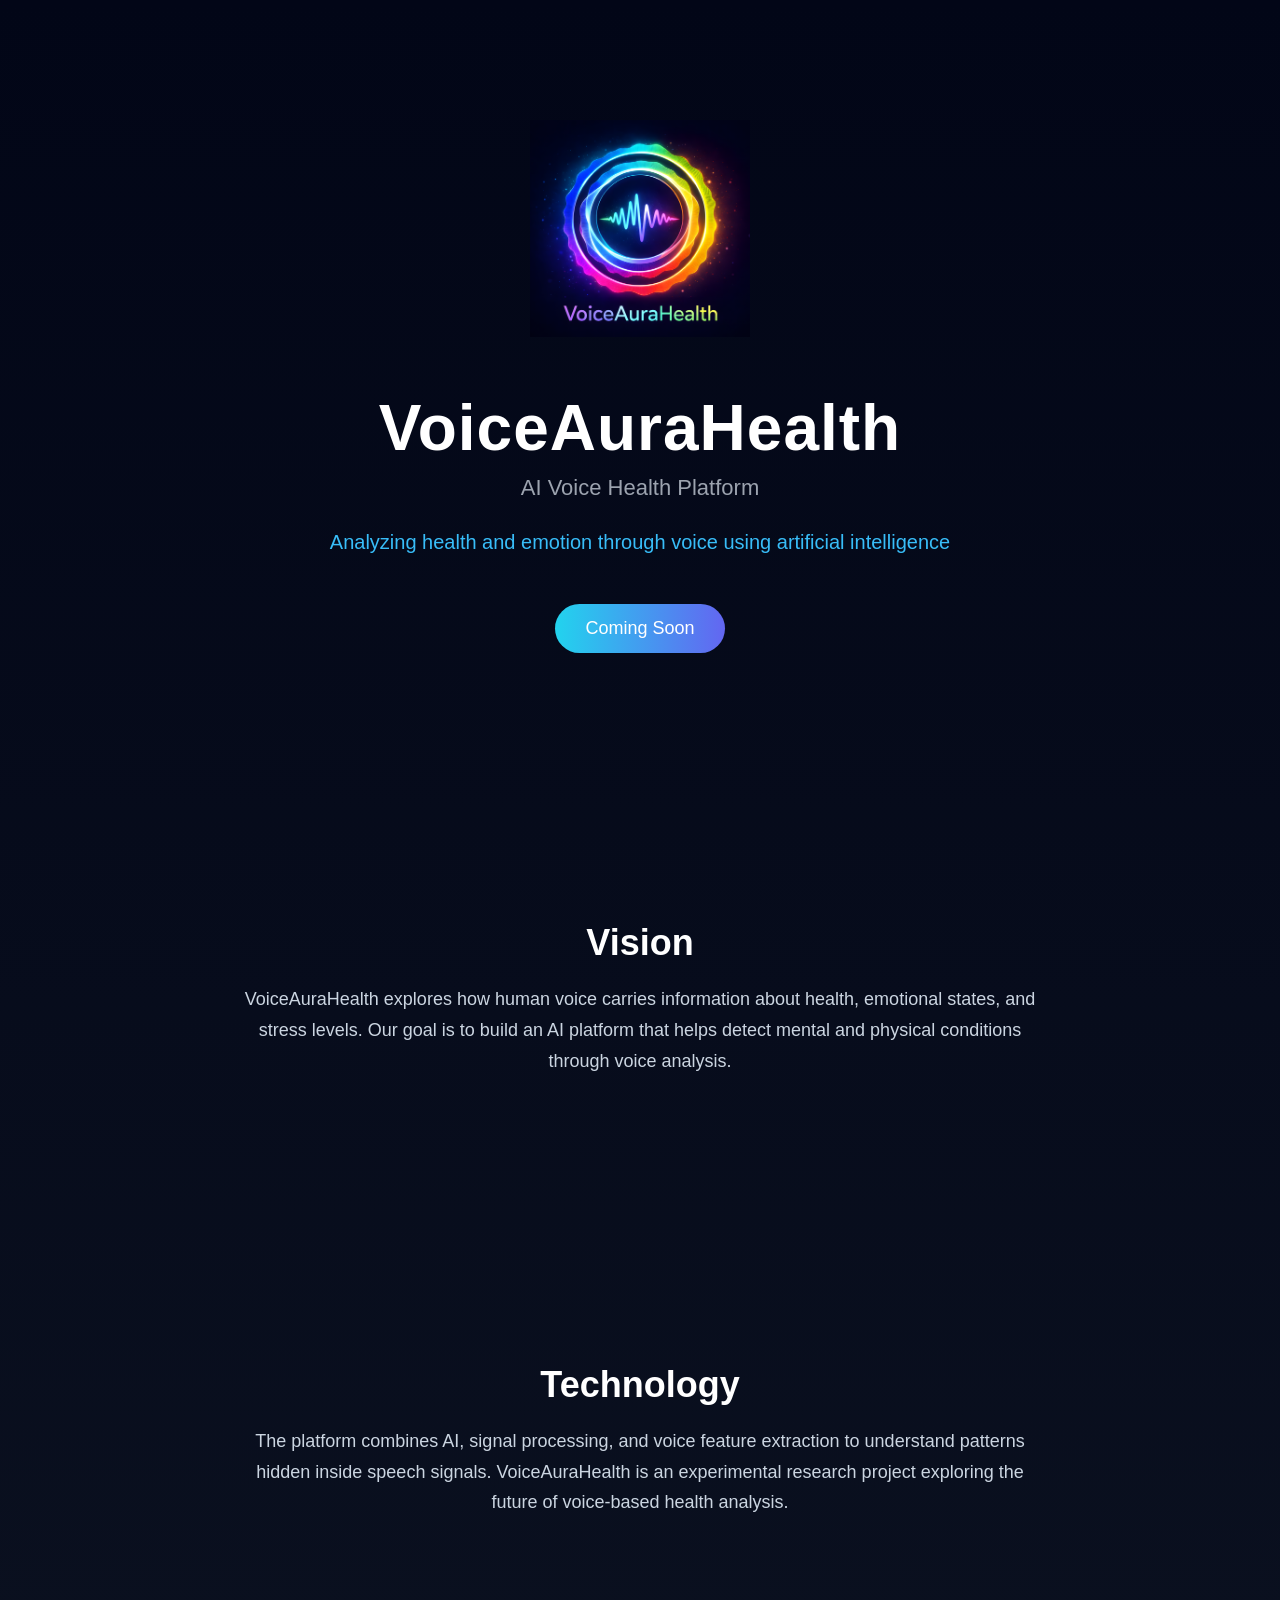
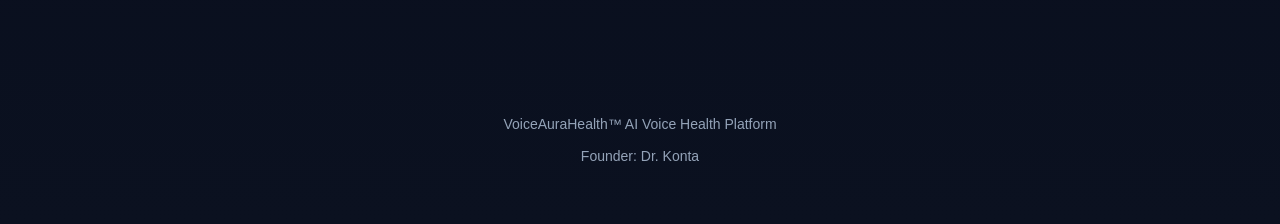
<file: index.html>
<!DOCTYPE html>
<html lang="en">
<head>
<meta charset="UTF-8">
<meta name="viewport" content="width=device-width, initial-scale=1">

<title>VoiceAuraHealth</title>

<style>

body{
margin:0;
font-family:Arial, Helvetica, sans-serif;
background:linear-gradient(180deg,#020617,#0b1120);
color:white;
text-align:center;
}

.container{
padding-top:120px;
padding-bottom:120px;
}

.logo{
width:220px;
margin-bottom:40px;
}

h1{
font-size:64px;
margin:10px 0;
letter-spacing:1px;
}

.subtitle{
font-size:22px;
color:#9ca3af;
margin-bottom:30px;
}

.tagline{
font-size:20px;
color:#38bdf8;
margin-bottom:50px;
}

.button{
display:inline-block;
padding:14px 30px;
border-radius:40px;
background:linear-gradient(90deg,#22d3ee,#6366f1);
color:white;
text-decoration:none;
font-size:18px;
transition:0.3s;
}

.button:hover{
transform:scale(1.05);
}

.section{
max-width:800px;
margin:auto;
padding:120px 20px;
}

.section h2{
font-size:36px;
margin-bottom:20px;
}

.section p{
font-size:18px;
line-height:1.7;
color:#cbd5e1;
}

footer{
padding:60px;
color:#94a3b8;
font-size:14px;
}

</style>

</head>

<body>

<div class="container">

<img src="../static/main_logo2.png" class="logo">

<h1>VoiceAuraHealth</h1>

<div class="subtitle">
AI Voice Health Platform
</div>

<div class="tagline">
Analyzing health and emotion through voice using artificial intelligence
</div>

<div class="button disabled">
Coming Soon
</div>
  
</div>

<div class="section">

<h2>Vision</h2>

<p>
VoiceAuraHealth explores how human voice carries information about
health, emotional states, and stress levels.
Our goal is to build an AI platform that helps detect
mental and physical conditions through voice analysis.
</p>

</div>


<div class="section">

<h2>Technology</h2>

<p>
The platform combines AI, signal processing,
and voice feature extraction to understand patterns
hidden inside speech signals.
VoiceAuraHealth is an experimental research project
exploring the future of voice-based health analysis.
</p>

</div>


<footer>

VoiceAuraHealth™  
AI Voice Health Platform

<br><br>

Founder: Dr. Konta

</footer>

</body>
</html>
</file>
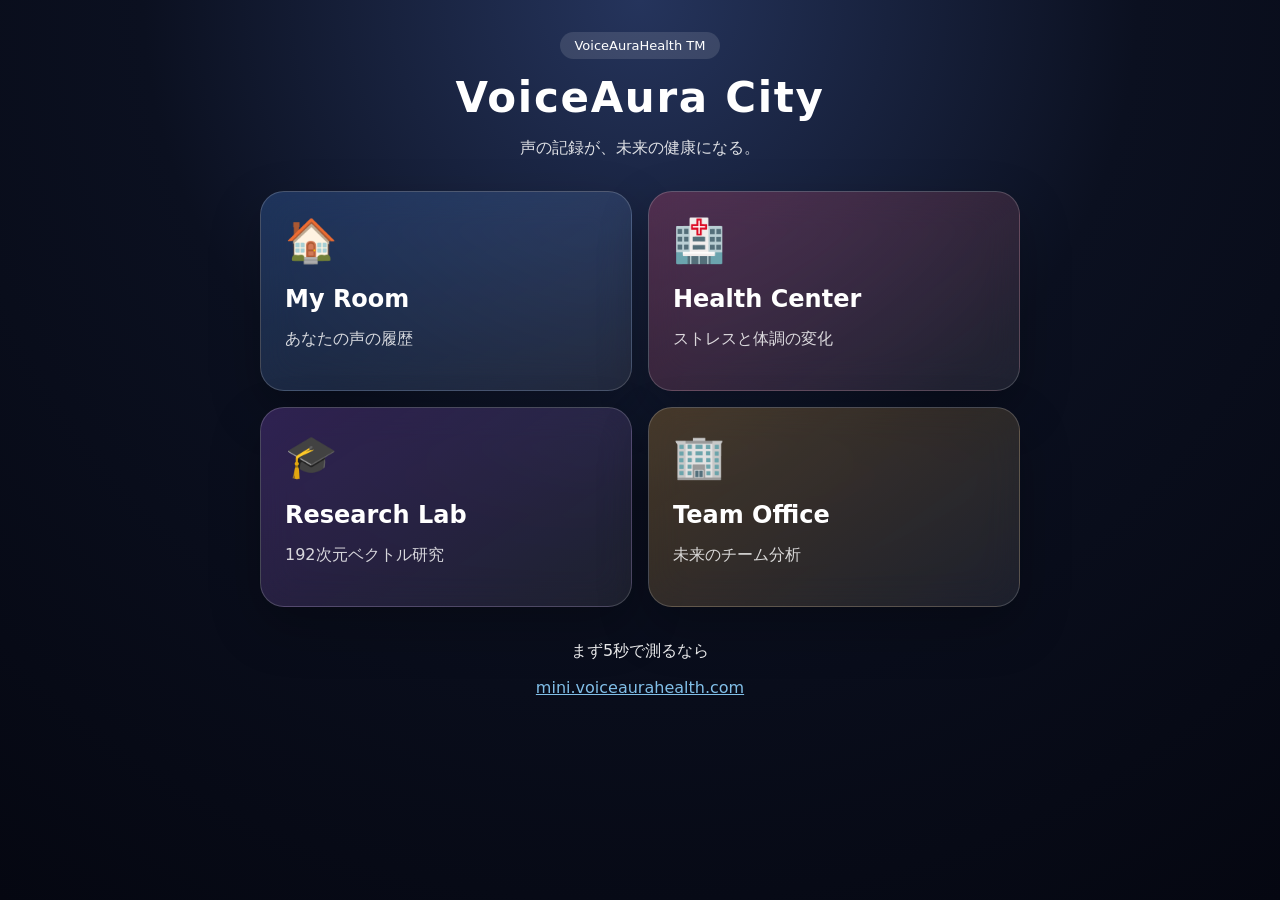
<file: templates/index.html>
<!DOCTYPE html>
<html lang="ja">
<head>
  <meta charset="UTF-8">
  <title>VoiceAura City</title>
  <meta name="viewport" content="width=device-width, initial-scale=1.0">
  <link rel="stylesheet" href="/static/css/city.css">
</head>

<body>

<div class="city-shell">

  <header class="city-hero">
    <div class="badge">VoiceAuraHealth TM</div>
    <h1>VoiceAura City</h1>
    <p>声の記録が、未来の健康になる。</p>
  </header>

  <main class="city-grid">

    <a class="city-card room" href="/room">
      <div class="icon">🏠</div>
      <h2>My Room</h2>
      <p>あなたの声の履歴</p>
    </a>

    <a class="city-card health" href="/health">
      <div class="icon">🏥</div>
      <h2>Health Center</h2>
      <p>ストレスと体調の変化</p>
    </a>

    <a class="city-card lab" href="/lab">
      <div class="icon">🎓</div>
      <h2>Research Lab</h2>
      <p>192次元ベクトル研究</p>
    </a>

    <a class="city-card team" href="/team">
      <div class="icon">🏢</div>
      <h2>Team Office</h2>
      <p>未来のチーム分析</p>
    </a>

  </main>

  <section class="mini-link">
    <p>まず5秒で測るなら</p>
    <a href="https://mini.voiceaurahealth.com">mini.voiceaurahealth.com</a>
  </section>

</div>

</body>
</html>
</file>
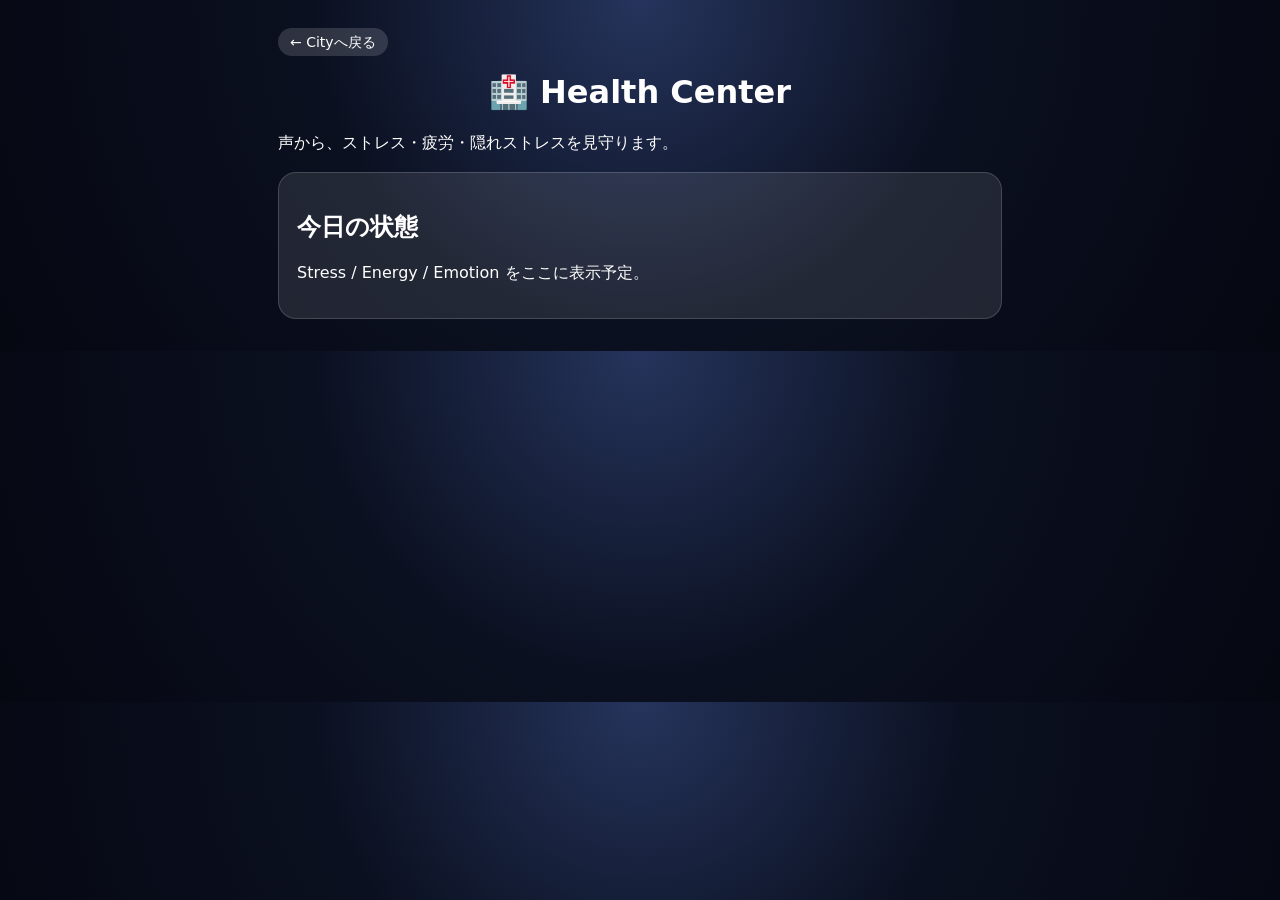
<file: templates/health.html>
<!DOCTYPE html>
<html lang="ja">
<head>
  <meta charset="UTF-8">
  <title>Health Center | VoiceAura City</title>
  <link rel="stylesheet" href="/static/css/city.css">
</head>
<body>

<div class="page">
  <a href="/" class="back-city">← Cityへ戻る</a>

  <h1>🏥 Health Center</h1>
  <p>声から、ストレス・疲労・隠れストレスを見守ります。</p>

  <div class="panel">
    <h2>今日の状態</h2>
    <p>Stress / Energy / Emotion をここに表示予定。</p>
  </div>
</div>

</body>
</html>
</file>
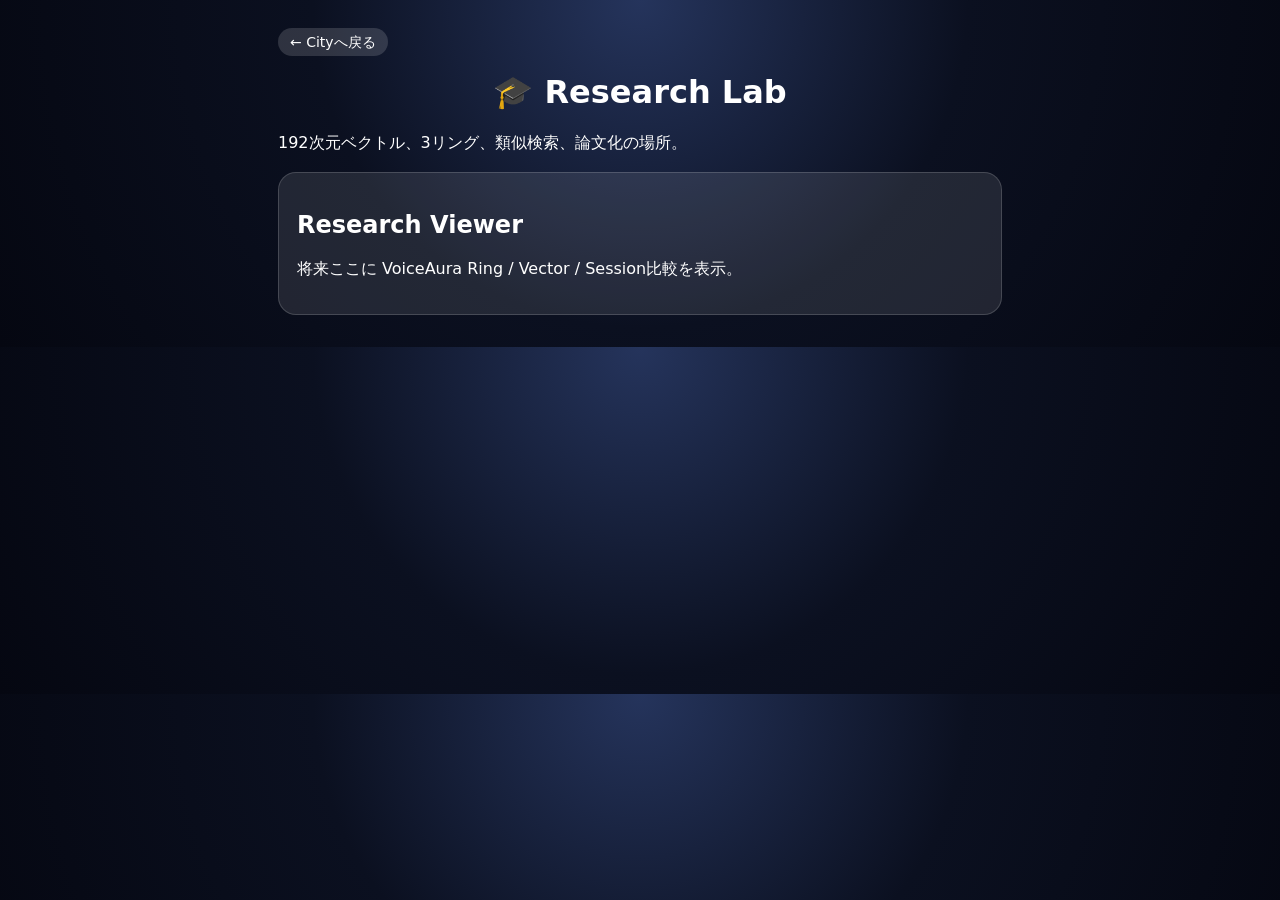
<file: templates/lab.html>
<!DOCTYPE html>
<html lang="ja">
<head>
  <meta charset="UTF-8">
  <title>Research Lab | VoiceAura City</title>
  <link rel="stylesheet" href="/static/css/city.css">
</head>
<body>

<div class="page">
  <a href="/" class="back-city">← Cityへ戻る</a>

  <h1>🎓 Research Lab</h1>
  <p>192次元ベクトル、3リング、類似検索、論文化の場所。</p>

  <div class="panel">
    <h2>Research Viewer</h2>
    <p>将来ここに VoiceAura Ring / Vector / Session比較を表示。</p>
  </div>
</div>

</body>
</html>
</file>
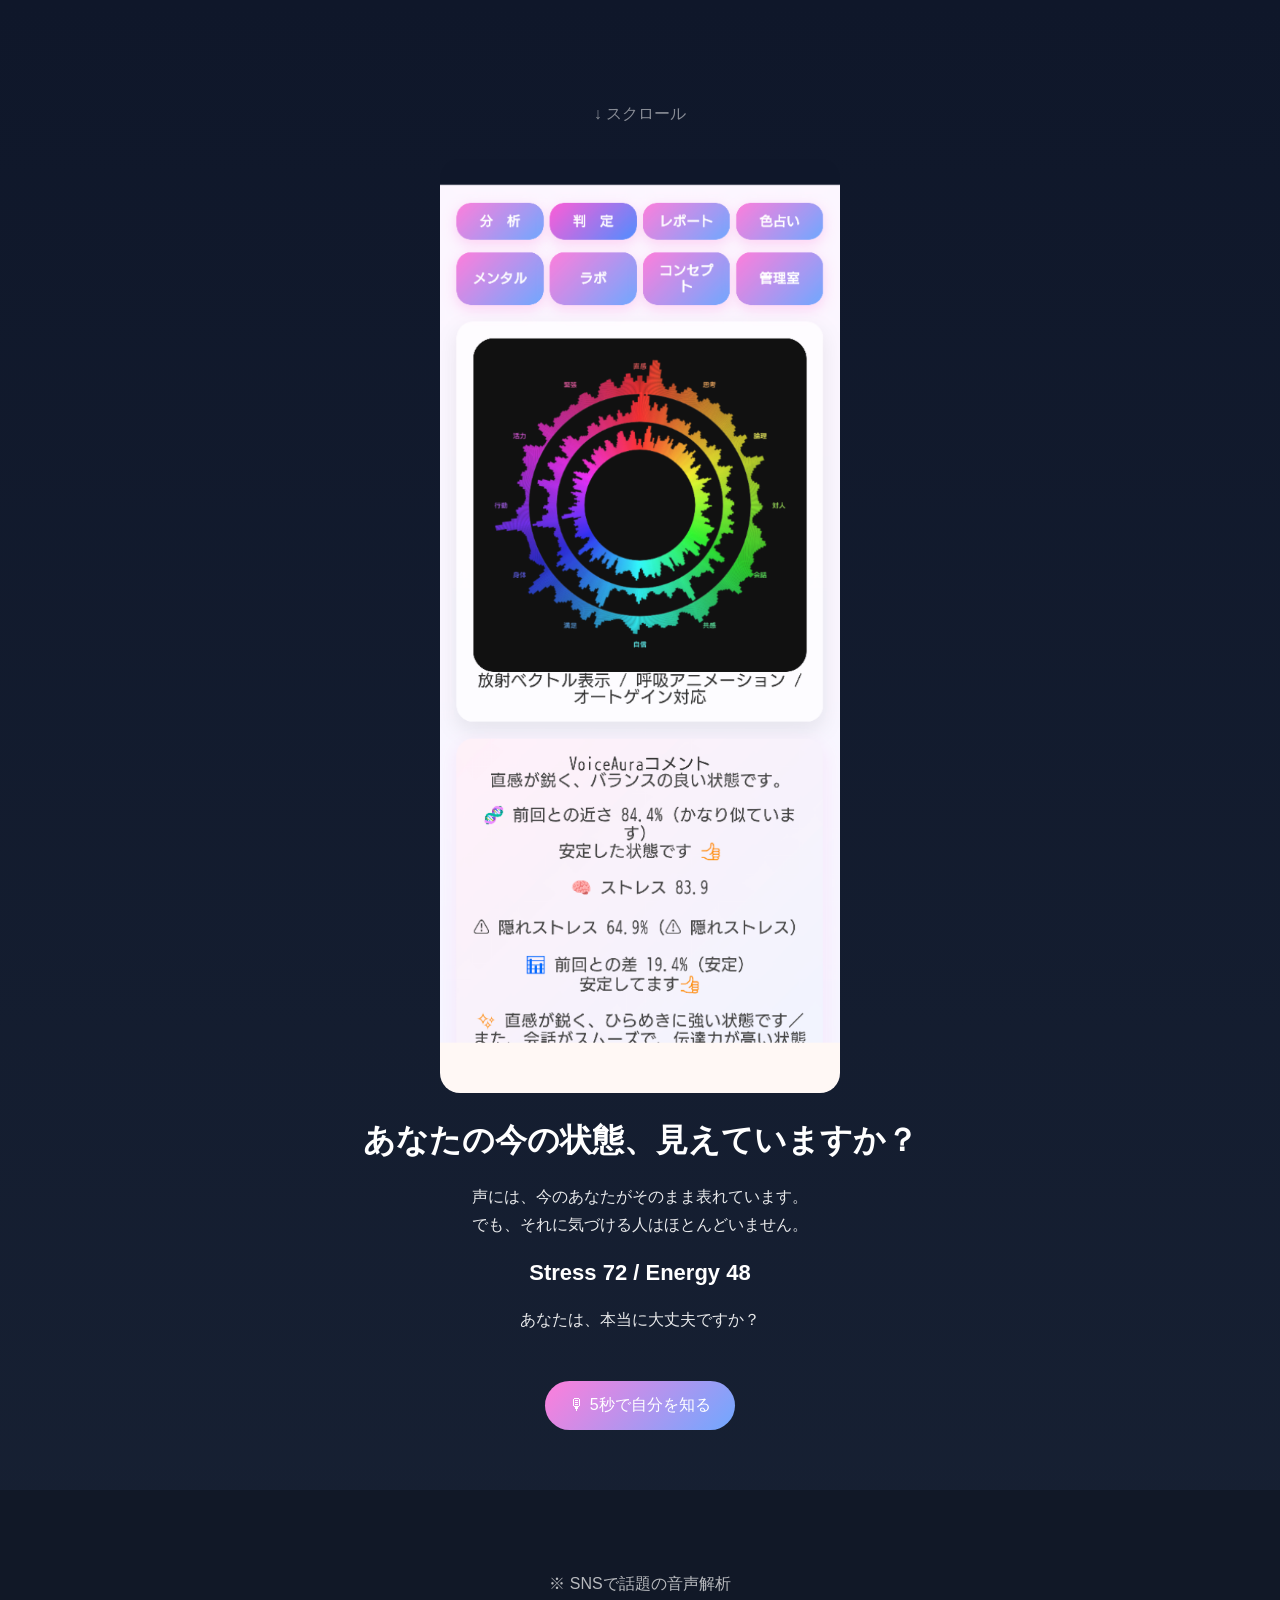
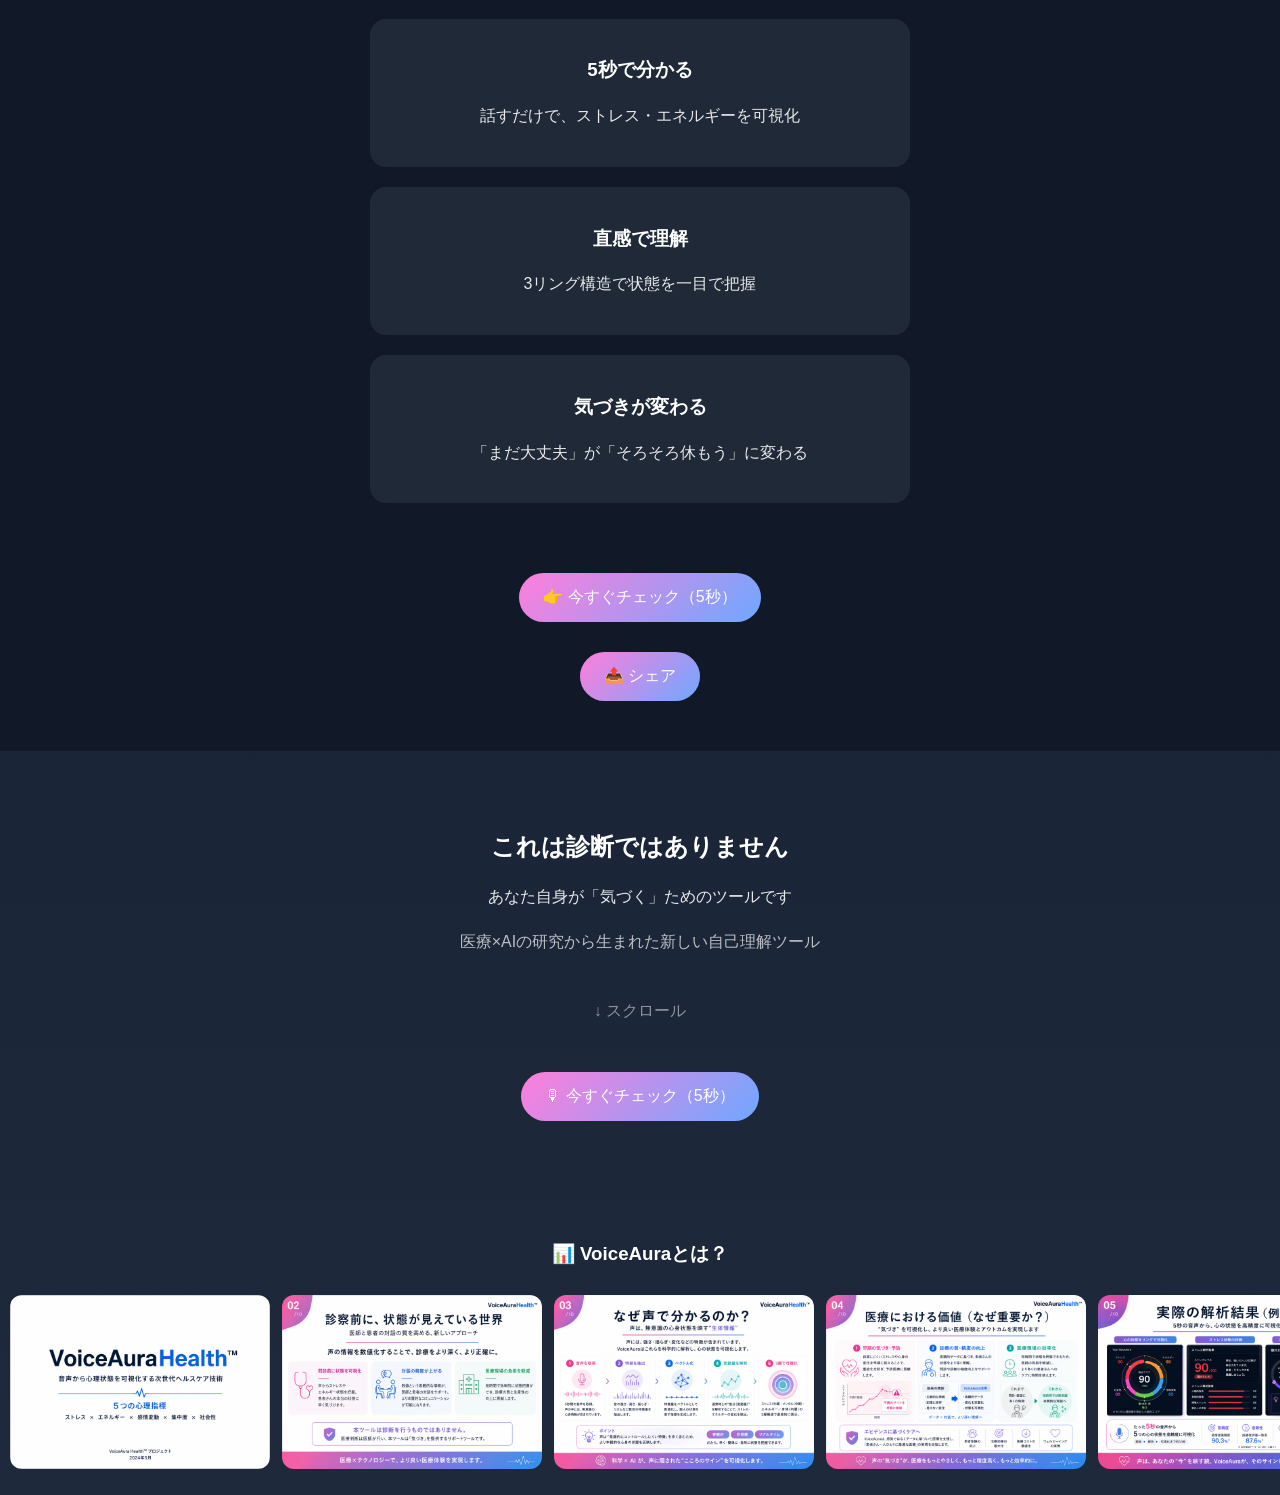
<file: templates/lp.html>
<!DOCTYPE html>
<html lang="ja">
<head>
<meta charset="UTF-8">
<meta name="viewport" content="width=device-width, initial-scale=1.0">
<title>VoiceAura</title>

<style>
body{
    margin:0;
    font-family:sans-serif;
    background: linear-gradient(180deg,#0f172a,#1e293b);
    color:white;
    text-align:center;
}

.hero{
    padding:60px 20px;
}

h1{
    font-size:32px;
    margin-bottom:20px;
}

p{
    opacity:0.9;
    line-height:1.8;
}

button{
    margin-top:30px;
    padding:14px 24px;
    border:none;
    border-radius:30px;
    font-size:16px;
    background:linear-gradient(135deg,#ff7edb,#6fa8ff);
    color:white;
    cursor:pointer;
}

.section{
    padding:50px 20px;
    background:#111827;
}

.card{
    max-width:500px;
    margin:20px auto;
    padding:20px;
    background:#1f2937;
    border-radius:16px;
}

.slide-container {
    display:flex;
    overflow-x:auto;
    gap:12px;
    padding:10px;
}

.slide-container img {
    width:260px;
    border-radius:12px;
}

</style>
</head>

<body>

<div class="hero">
	<p style="margin-top:40px;opacity:0.5;">
	↓ スクロール
	</p>

	<div style="margin-top:30px;">
		<img src="/static/screen1.png" 
			 style="width:90%; max-width:400px; border-radius:20px;">
	</div>

    <h1>あなたの今の状態、見えていますか？</h1>

    <p>
    声には、今のあなたがそのまま表れています。<br>
    でも、それに気づける人はほとんどいません。
    </p>

	<div style="margin-top:20px; font-size:22px; font-weight:bold;">
		Stress 72 / Energy 48
	</div>
	
	<p style="margin-top:20px;">
	あなたは、本当に大丈夫ですか？
	</p>

    <button onclick="location.href='/'">
        🎙 5秒で自分を知る
    </button>
</div>

<div class="section">

	<p style="margin-top:30px; opacity:0.7;">
	※ SNSで話題の音声解析
	</p>

    <div class="card">
        <h3>5秒で分かる</h3>
        <p>話すだけで、ストレス・エネルギーを可視化</p>
    </div>

    <div class="card">
        <h3>直感で理解</h3>
        <p>3リング構造で状態を一目で把握</p>
    </div>

    <div class="card">
        <h3>気づきが変わる</h3>
        <p>「まだ大丈夫」が「そろそろ休もう」に変わる</p>
    </div>

	<div style="margin-top:40px;">
		<button onclick="location.href='/'">
			👉 今すぐチェック（5秒）
		</button>
	</div>

	<button onclick="navigator.share ? navigator.share({title:'VoiceAura', url:location.href}) : alert('共有未対応')">
		📤 シェア
	</button>

</div>

<div class="hero">
    <h2>これは診断ではありません</h2>
    <p>
    あなた自身が「気づく」ためのツールです
    </p>

	<p style="opacity:0.7;">
	医療×AIの研究から生まれた新しい自己理解ツール
	</p>

	<p style="margin-top:40px;opacity:0.5;">
	↓ スクロール
	</p>

    <button onclick="location.href='/'">
        🎙 今すぐチェック（5秒）
    </button>
</div>

<div style="margin-top:60px;">
  <h3>📊 VoiceAuraとは？</h3>

  <div class="slide-container">
    <img src="/static/slides/VoiceAura_slide01.png">
    <img src="/static/slides/VoiceAura_slide02.png">
    <img src="/static/slides/VoiceAura_slide03.png">
    <img src="/static/slides/VoiceAura_slide04.png">
    <img src="/static/slides/VoiceAura_slide05.png">
  </div>
</div>
<P></P>
</body>
</html>
</file>
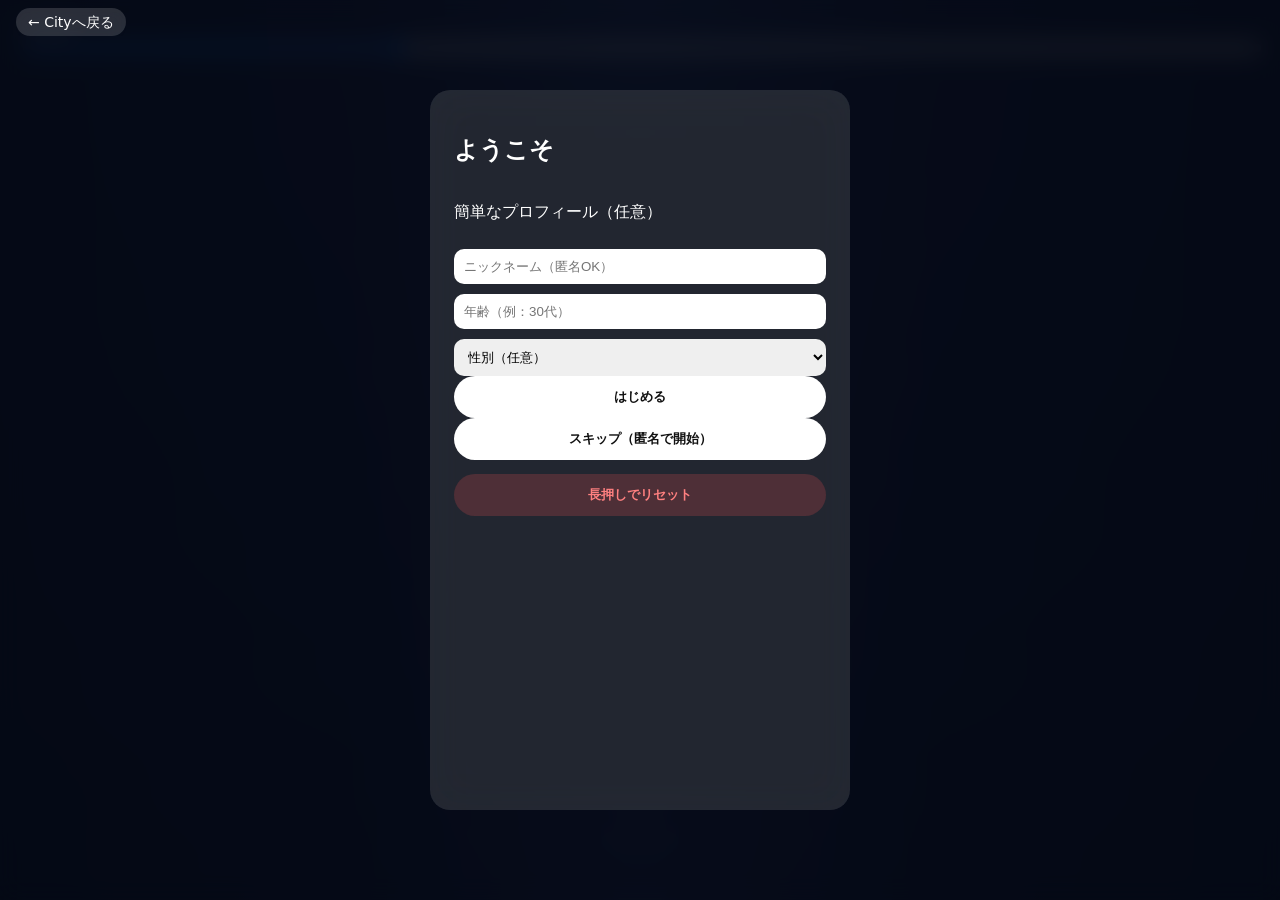
<file: templates/room.html>
<!DOCTYPE html>
<html lang="ja">
<head>
<meta charset="UTF-8">
<title>My Room | VoiceAura City</title>
<meta name="viewport" content="width=device-width, initial-scale=1.0">
<link rel="stylesheet" href="/static/css/base.css">
<link rel="stylesheet" href="/static/css/components.css">
<link rel="stylesheet" href="/static/css/room.css">
</head>

<body>

<div id="blur_bg" class="blur-bg"></div>

<div class="top-bar">
  <a href="/" class="back-city">← Cityへ戻る</a>
</div>


<div class="room-container">

  <!-- プロフィール入力 -->
  <div id="profile_modal" class="modal hidden">
    <div class="modal-box">
      <h2>ようこそ</h2>
      <p>簡単なプロフィール（任意）</p>

      <input id="nickname" placeholder="ニックネーム（匿名OK）">
      <input id="age" placeholder="年齢（例：30代）">
      
      <select id="gender">
        <option value="">性別（任意）</option>
        <option>男性</option>
        <option>女性</option>
        <option>不明</option>
      </select>

      <button onclick="startRoom()">はじめる</button>
      <button class="skip" onclick="startRoom(true)">スキップ</button>
			<button class="reset-btn" 
				onmousedown="startResetPress(event)" 
				onmouseup="cancelResetPress(event)" 
				ontouchstart="startResetPress(event)" 
				ontouchend="cancelResetPress(event)">
				長押しでリセット
			</button>
    </div>
  </div>

  <!-- 設定モーダル -->
	<div id="settings_modal" class="modal hidden">
		<div class="modal-box">

			<!-- 固定エリア -->
			<div class="modal-header">
				<h3>設定</h3>
			</div>

			<!-- タブ（固定） -->
			<div class="setting-tabs">
				<!-- 1段目 -->
				<div class="tab-row">
					<button class="tab active" onclick="switchTab('bg', event)">🎨背景</button>
					<button class="tab" onclick="switchTab('music', event)">🎵音楽</button>
					<button class="tab" onclick="switchTab('time', event)">🕒時刻</button>
					<button class="tab" onclick="switchTab('history', event)">📊履歴</button>
				</div>
				<!-- 2段目 -->
				<div class="tab-row">
					<button class="tab" onclick="switchTab('no1', event)">アバター</button>
					<button class="tab" onclick="switchTab('no2', event)">ペット</button>
					<button class="tab" disabled>Coming</button>
					<button class="tab" disabled>Coming</button>
				</div>
			</div>

			<!-- スクロールエリア -->
			<div class="modal-body">
				<div class="tab-content" id="tab-bg">
					<label class="bg-option">
						<input type="radio" name="bg" value="bg1" checked>
						<div class="bg-card bg1">
							🌌 夜空
						</div>
					</label>						
					<label class="bg-option">
						<input type="radio" name="bg" value="bg2">
						<div class="bg-card bg2">
							🌊 海
						</div>
					</label>
					<label class="bg-option">
						<input type="radio" name="bg" value="bg3">
						<div class="bg-card bg3">
							🌲 森
						</div>
					</label>						
					<label class="bg-option">
						<input type="radio" name="bg" value="bg4">
						<div class="bg-card bg4">
							🏙 都市
						</div>
					</label>						
					<label class="bg-option">
						<input type="radio" name="bg" value="bg5">
						<div class="bg-card bg5">
							⬛ シンプル
						</div>
					</label>						
				</div>

				<div class="tab-content hidden" id="tab-music">
					<label class="bg-option">
						<input type="radio" name="music" value="on">
						<div class="bg-card">
							🔊 ON
						</div>
					</label>
					<label class="bg-option">
						<input type="radio" name="music" value="off" checked>
						<div class="bg-card">
							🔇 OFF
						</div>
					</label>
				</div>

				<div class="tab-content hidden" id="tab-time">
				<label class="bg-option">
					<input type="radio" name="time" value="auto" checked>
					<div class="bg-card">🕒 自動</div>
				</label>
				<label class="bg-option">
					<input type="radio" name="time" value="morning">
					<div class="bg-card">🌅 朝</div>
				</label>
				<label class="bg-option">
					<input type="radio" name="time" value="day">
					<div class="bg-card">🌤 昼</div>
				</label>
				<label class="bg-option">
					<input type="radio" name="time" value="night">
					<div class="bg-card">🌙 夜</div>
				</label>
				</div>

				<div class="tab-content hidden" id="tab-history">
				<label class="bg-option">
					<input type="radio" name="history" value="0">
					<div class="bg-card">🚫 無し</div>
				</label>
				<label class="bg-option">
					<input type="radio" name="history" value="20" checked>
					<div class="bg-card">📘 20件</div>
				</label>
				<label class="bg-option">
					<input type="radio" name="history" value="100">
					<div class="bg-card">📗 100件</div>
				</label>
				<label class="bg-option">
					<input type="radio" name="history" value="500">
					<div class="bg-card">📕 500+</div>
				</label>
				</div>
			</div>

			<!-- フッター -->
			<div class="modal-footer">
				<button onclick="saveSettings()">保存</button>
				<button onclick="closeSettings()" class="skip">閉じる</button>
			</div>

		</div>
	</div>


  <!-- メイン -->
  <div id="room_main" class="room-main hidden">
		<!-- コンテンツ -->
		<div class="room-header">
			<div class="welcome-area">
				<div class="welcome-row">
					<span class="name-line">
						<span id="welcome-name"></span>
						<span class="edit-btn" onclick="openProfile()">✏️</span>
					</span>
					<div id="welcome-sub"></div>
				</div>
			</div>

			<!-- サイドウィジェット -->
			<div class="side-widget">
				<div class="mini-card">
					<div class="mini-title">状態</div>
					<div class="mini-value">--</div>
				</div>
			</div>
		</div>

		<!-- コンテンツ -->
    <div id="notice_board" class="notice">
      <p>📢 お知らせ：VoiceAura City β公開中</p>
    </div>

    <div id="weather_box"></div>

    <div id="content_area"></div>

    <div class="room-links">
      <button onclick="goHealth()">🏥 Health</button>
      <button onclick="goLab()">🎓 Lab</button>
      <button onclick="goTeam()">🏢 Team</button>
			<button onclick="openSettings()">⚙ 設定</button>
    </div>

  </div>

</div>

<!-- 🔊 環境音 -->
<audio id="bgm" loop></audio>

<div class="volume-box">
  🔊 音量
  <input type="range" id="volume" min="0" max="1" step="0.01" value="0.3">
</div>

<script src="/static/js/room.js"></script>

</body>
</html>
</file>
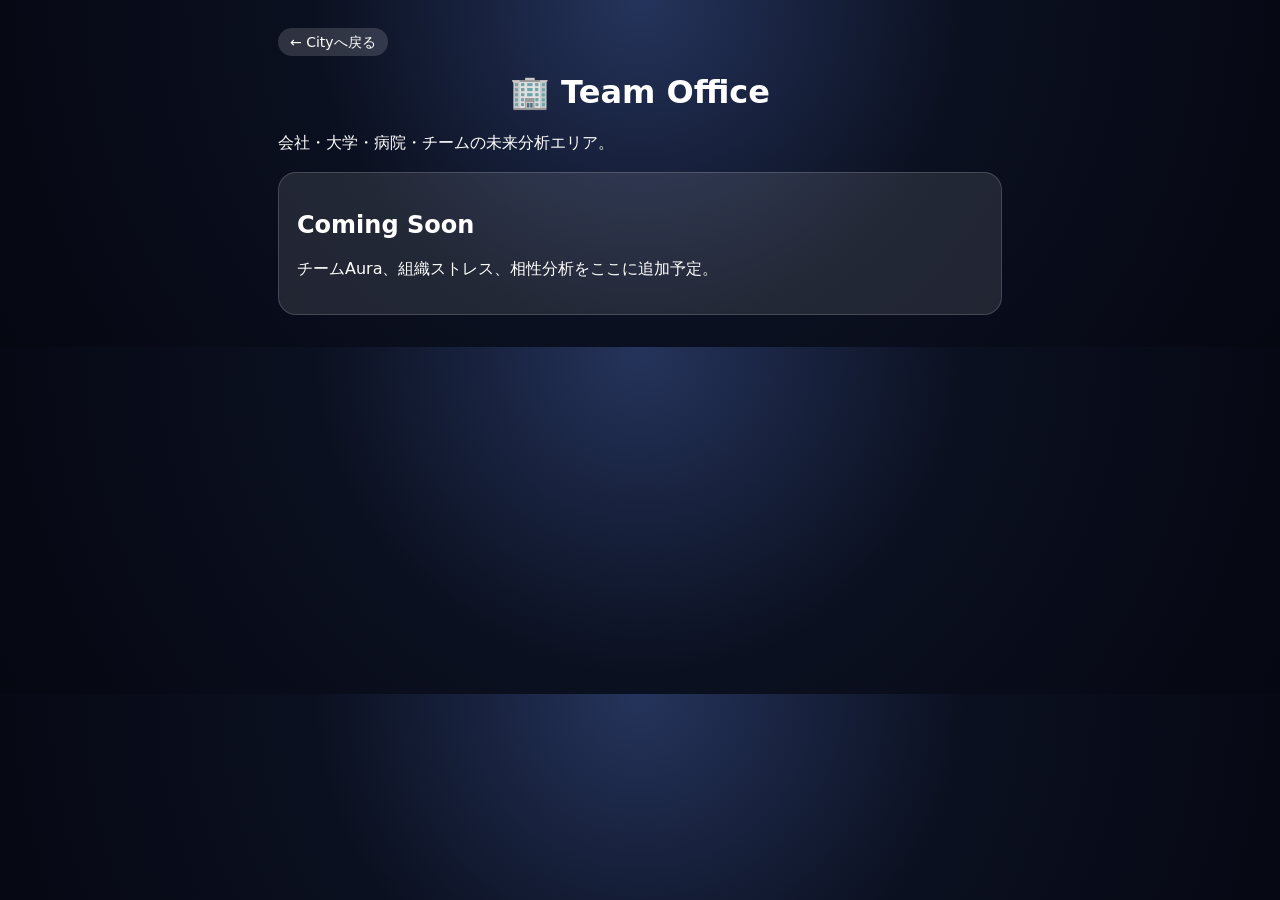
<file: templates/team.html>
<!DOCTYPE html>
<html lang="ja">
<head>
  <meta charset="UTF-8">
  <title>Team Office | VoiceAura City</title>
  <link rel="stylesheet" href="/static/css/city.css">
</head>
<body>

<div class="page">
  <a href="/" class="back-city">← Cityへ戻る</a>

  <h1>🏢 Team Office</h1>
  <p>会社・大学・病院・チームの未来分析エリア。</p>

  <div class="panel">
    <h2>Coming Soon</h2>
    <p>チームAura、組織ストレス、相性分析をここに追加予定。</p>
  </div>
</div>

</body>
</html>
</file>
<file: static/css/city.css>
/* 🔥 レイアウト安定（最重要） */
*,
*::before,
*::after {
  box-sizing: border-box;
}

html, body {
  overflow-x: hidden;
}

body {
  margin: 0;
  font-family: system-ui, -apple-system, BlinkMacSystemFont, "Segoe UI", sans-serif;
  background:
    radial-gradient(circle at top, #25345c 0%, #0b1020 45%, #050711 100%);
  color: white;
}

.city-shell {
  min-height: 100vh;
  padding: 32px 18px;
  box-sizing: border-box;
}

.city-hero {
  text-align: center;
  margin-bottom: 32px;
}

.badge {
  display: inline-block;
  padding: 6px 14px;
  border-radius: 999px;
  background: rgba(255,255,255,0.12);
  font-size: 13px;
  margin-bottom: 14px;
}

.city-hero h1 {
  font-size: 42px;
  margin: 0;
  letter-spacing: 0.04em;
}

.city-hero p {
  opacity: 0.85;
  font-size: 16px;
}

.city-grid {
  display: grid;
  grid-template-columns: repeat(2, minmax(0, 1fr));
  gap: 16px;
  max-width: 760px;
  margin: 0 auto;
}

.city-card {
  text-decoration: none;
  color: white;
  padding: 24px;
  border-radius: 24px;
  background: rgba(255,255,255,0.1);
  border: 1px solid rgba(255,255,255,0.18);
  box-shadow: 0 20px 50px rgba(0,0,0,0.25);
  backdrop-filter: blur(18px);
  transition: 0.25s ease;
}

.city-card:hover {
  transform: translateY(-4px);
  background: rgba(255,255,255,0.16);
}

.icon {
  font-size: 42px;
}

.reset-btn {
  margin-top: 14px;
  width: 100%;
  background: rgba(255, 80, 80, 0.2);
  color: #ff8080;

  position: relative;
  overflow: hidden;
}

.reset-btn::after {
  content: "";
  position: absolute;
  left: 0;
  bottom: 0;
  height: 3px;
  width: 0%;
  background: red;
  transition: width 2s linear;
}

.reset-btn.active::after {
  width: 100%;
}

.city-card h2 {
  margin-bottom: 6px;
}

.city-card p {
  opacity: 0.82;
}

.back-city {
  font-size: 14px;
  padding: 6px 12px;
  border-radius: 999px;
  background: rgba(255,255,255,0.15);
  color: white;
  text-decoration: none;
  backdrop-filter: blur(10px);
}

.room {
  background: linear-gradient(145deg, rgba(80,150,255,0.24), rgba(255,255,255,0.08));
}

.health {
  background: linear-gradient(145deg, rgba(255,80,120,0.24), rgba(255,255,255,0.08));
}

.lab {
  background: linear-gradient(145deg, rgba(170,100,255,0.24), rgba(255,255,255,0.08));
}

.team {
  background: linear-gradient(145deg, rgba(255,180,60,0.24), rgba(255,255,255,0.08));
}

.mini-link {
  text-align: center;
  margin-top: 34px;
  opacity: 0.9;
}

.mini-link a {
  color: #8fd3ff;
}

.top-bar {
  position: fixed;
  top: 12px;
  left: 16px;
  right: auto;
  z-index: 10000;
}

.page {
  max-width: 760px;
  margin: 0 auto;
  padding: 32px 18px;
}

.back {
  color: #8fd3ff;
  text-decoration: none;
}

.panel {
  margin-top: 18px;
  padding: 18px;
  width: 100%;
  max-width: 100%;
  border-radius: 18px;
  background: rgba(255,255,255,0.1);
  border: 1px solid rgba(255,255,255,0.16);
}

.history-card {
  margin-top: 18px;
  padding: 18px;
  border-radius: 18px;
  background: rgba(255,255,255,0.1);
  border: 1px solid rgba(255,255,255,0.16);
}

/* 背景ぼかし */
.blur-bg {
  position: fixed;
  inset: 0;
  background: radial-gradient(circle at top, #25345c, #050711);
  filter: blur(12px);
  transition: 1s ease;
}

.blur-bg.clear {
  filter: blur(0px);
}

h1 {
  display: flex;
  justify-content: center;
  align-items: center;
}

/* モーダル */
.modal {
  position: fixed;
  inset: 0;
  display: flex;
  justify-content: center;
  align-items: center;

  /* 🔥 ここ強化 */
  background: rgba(5, 10, 20, 0.85);

  backdrop-filter: blur(12px);

  opacity: 1;
  transition: 0.3s;
  z-index: 9999; /* ← これ超重要 */
}

.modal-box {
  background: rgba(255,255,255,0.12);
  backdrop-filter: blur(20px);
  padding: 24px;
  border-radius: 20px;
  width: 90%;
  max-width: 320px;
}

.modal-box input,
.modal-box select {
  width: 100%;
  margin-top: 10px;
  padding: 10px;
  border-radius: 10px;
  border: none;
}

.modal-box button {
  margin-top: 12px;
  width: 100%;
}

.modal.hide {
  opacity: 0;
  pointer-events: none;
}

.modal.hidden {
  display: none;
}

/* スキップ・編集 */
.skip {
  background: transparent;
  color: #ccc;
  opacity: 0.8;
}

.skip:hover {
  opacity: 1;
}

.edit-btn {
  margin-left: 10px;
  font-size: 16px;
  background: transparent;
  border: none;
  color: #ccc;
  cursor: pointer;
}

/* room メイン */
.room-main {
  position: relative;
  z-index: 2;
  padding: 40px 20px;
  text-align: center;
}

#room_main {
  opacity: 0;
  transition: 0.6s ease;
}

#room_main.show {
  opacity: 1;
}

.hidden {
  display: none;
}

button {
  padding: 12px 18px;
  max-width: 100%;
  border: none;
  border-radius: 999px;
  background: white;
  color: #111;
  font-weight: bold;
  cursor: pointer;
}

.welcome-row {
  display: flex;
  justify-content: space-between;
  align-items: flex-start;
  gap: 10px;
}

#welcome {
  flex: 1;
  line-height: 1.7;
  text-align: left;
  font-size: 20px;
}

.edit-btn {
  margin-top: 4px;
}

.notice {
  margin-top: 12px;
  padding: 10px 16px;
  border-radius: 12px;
  background: rgba(255,255,255,0.08);
  font-size: 14px;
  opacity: 0.85;
}

.room-links {
  margin-top: 20px;
  display: flex;
  gap: 10px;
  justify-content: center;
}

.room-links button {
  background: rgba(255,255,255,0.1);
  color: white;
}

#welcome {
  display: block;
  line-height: 1.6;
}

.today-text {
  display: block;
  margin-top: 8px;
  font-size: 16px;
  opacity: 0.8;
}

.weather-box {
  margin-top: 12px;
  padding: 12px 16px;
  border-radius: 14px;
  background: rgba(255,255,255,0.08);
  font-size: 14px;
  opacity: 0.9;
}

@media (max-width: 640px) {
  .city-grid {
    grid-template-columns: 1fr;
  }

  .city-hero h1 {
    font-size: 34px;
  }
}
</file>
<file: static/css/base.css>
/* 🔥 基本リセット */
*,
*::before,
*::after {
  box-sizing: border-box;
}

html, body {
  margin: 0;
  overflow-x: hidden;
}

body {
  font-family: system-ui, -apple-system, BlinkMacSystemFont, "Segoe UI", sans-serif;
  background: radial-gradient(circle at top, #25345c 0%, #0b1020 45%, #050711 100%);
  color: white;
}

/* 共通レイアウト */
.page {
  max-width: 760px;
  margin: 0 auto;
  padding: 32px 18px;
}

/* トップバー */
.top-bar {
  position: fixed;
  top: 12px;
  left: 16px;
  z-index: 10000;
}

.back-city {
  font-size: 14px;
  padding: 6px 12px;
  border-radius: 999px;
  background: rgba(255,255,255,0.15);
  color: white;
  text-decoration: none;
  backdrop-filter: blur(10px);
}

/* ボタン */
button {
  padding: 12px 18px;
  width: 100%;
  border: none;
  border-radius: 999px;
  background: white;
  color: #111;
  font-weight: bold;
  cursor: pointer;
}

/* スマホ対応 */
@media (max-width: 640px) {
  h1 {
    font-size: 28px;
  }
}
</file>
<file: static/css/components.css>
/* モーダル共通 */
.modal {
  position: fixed;
  inset: 0;
  display: flex;
  justify-content: center;
  align-items: center;

  background: rgba(5, 10, 20, 0.85);
  backdrop-filter: blur(12px);

  opacity: 1;
  transition: 0.3s;
  z-index: 9999;
}

.modal.hide {
  opacity: 0;
  pointer-events: none;
}

.modal.hidden {
  display: none;
}

.modal-box {
  background: rgba(255,255,255,0.12);
  backdrop-filter: blur(20px);
  padding: 24px;
  border-radius: 20px;
  width: 90%;
  max-height: 80vh;
  overflow: hidden;
  display:flex;
  flex-direction:column;
  max-width: 420px;
  height: 80vh;        /* ← 固定 */
}
/* チェック　overflow-y: auto; */


/* 上固定 */
.modal-header{
  flex-shrink:0;
  margin-bottom: 10px;   /* ←追加 */
}

/* 中だけスクロール */
.modal-body{
  flex:1;
  overflow-y: scroll;   /* ←これが本体 */
  min-height:0;  /* ←これ超重要 */
  margin-top:10px;
  margin: 0;             /* ←リセット */
  padding-right: 4px;  /* スクロール余白 */
}

.modal-body::-webkit-scrollbar{
  width:6px;
}

.modal-body::-webkit-scrollbar-thumb{
  background: rgba(255,255,255,0.2);
  border-radius:10px;
}

/* 下固定 */
.modal-footer{
  flex-shrink:0;
  margin-top:12px;
}

.modal-box input,
.modal-box select {
  width: 100%;
  margin-top: 10px;
  padding: 10px;
  border-radius: 10px;
  border: none;
}

.modal-box h3 {
  position: sticky;
  top: 0;
  background: rgba(255,255,255,0.12);
}

/* モーダル共通 パタパタ */
.setting-section {
  margin-top: 12px;
}

.setting-title {
  font-weight: bold;
  cursor: pointer;
  padding: 8px 0;
}

.setting-content {
  display: none;
  margin-top: 6px;
  padding-left: 10px;
}

.setting-section.open .setting-content {
  display: block;
}

.setting-tabs {
  display: flex;
  gap: 6px;
  margin-bottom: 12px;
  flex-shrink:0;
}

.tab {
  flex: 1;
  padding: 8px;
  border-radius: 10px;
  background: rgba(255,255,255,0.1);
  color: white;
  border: none;
  cursor: pointer;
}

.tab.active {
  background: rgba(255,255,255,0.3);
}

.tab-content{
  opacity:0;
  transform: translateY(6px);
  transition: opacity 0.2s;
  width:100%;
  box-sizing:border-box;
  display:none;
}

.tab-content.active{
  display:block;
  opacity:1;
  transform: translateY(0);
}
/* チェック　position:relative; */


.hidden {
  display: none;
}

@keyframes fadeIn {
  from {opacity:0;}
  to {opacity:1;}
}

/* ラジオ隠す */
.bg-option input {
  display: none;
}

/* カード */
.bg-card {
  padding: 14px;
  margin-top: 8px;
  border-radius: 12px;
  cursor: pointer;
  background: rgba(255,255,255,0.08);
  border: 2px solid transparent;
  transition: 0.2s;
  width:100%;
  box-sizing:border-box;
}

/* ホバー */
.bg-card:hover {
  transform: translateY(-2px);
  background: rgba(255,255,255,0.15);
}

/* 選択状態 */
.bg-option input:checked + .bg-card {
  border: 2px solid #00d4ff;
  background: rgba(0,212,255,0.15);
  box-shadow: 0 0 10px rgba(0,212,255,0.4);
}


/* パネル */
.panel {
  margin-top: 18px;
  padding: 18px;
  border-radius: 18px;
  background: rgba(255,255,255,0.1);
  border: 1px solid rgba(255,255,255,0.16);
}

/* お知らせ */
.notice {
  margin-top: 12px;
  padding: 10px 16px;
  border-radius: 12px;
  background: rgba(255,255,255,0.08);
  font-size: 14px;
}

/* 天気 */
.weather-box {
  margin-top: 12px;
  padding: 12px 16px;
  border-radius: 14px;
  background: rgba(255,255,255,0.08);
}

/* 音量スライダー */
.volume-box {
  margin-top: 16px;
  font-size: 14px;
  opacity: 0.8;
}

#volume {
  width: 100%;
}


/* リセットボタン（BEM） */
.reset-btn {
  margin-top: 14px;
  background: rgba(255, 80, 80, 0.2);
  color: #ff8080;
  position: relative;
  overflow: hidden;
}

.reset-btn::after {
  content: "";
  position: absolute;
  left: 0;
  bottom: 0;
  height: 3px;
  width: 0%;
  background: red;
  transition: width 2s linear;
}

.reset-btn.active::after {
  width: 100%;
}

/* 編集ボタン */
.edit-btn {
  background: transparent;
  border: none;
  color: #ccc;
  cursor: pointer;
}
</file>
<file: static/css/room.css>
/* =========================
   ■ レイヤー構造（最重要）
   ========================= */

/* ① 背景（ベース） */
body.bg1 { background: radial-gradient(circle at top, #25345c, #050711); }
body.bg2 { background: linear-gradient(#0a3d62, #1e90ff); }
body.bg3 { background: linear-gradient(#0b6623, #013220); }
body.bg4 { background: linear-gradient(#2c3e50, #000000); }
body.bg5 { background: #111; }


/* ② 時間フィルター（色補正・フェード対応） */
body::after {
  content: "";
  position: fixed;
  inset: 0;
  z-index: 1;
  pointer-events: none;

  /* ←ここを変数化 */
  background: rgba(
    var(--t-r, 0),
    var(--t-g, 0),
    var(--t-b, 50),
    var(--t-a, 0.4)
  );

  transition: background 1s linear; /* 小刻み更新をなめらかに */
}


/* ③ 背景ぼかし（奥行き） */
.blur-bg {
  position: fixed;
  inset: 0;
  z-index: 2; /* ←ここ重要 */
  background: radial-gradient(circle at top, #25345c, #050711);
  filter: blur(12px);
  opacity: 0.5; /* ←これ重要（強すぎ防止） */
  transition: 1s ease;
  pointer-events: none;
}

.blur-bg.clear {
  filter: blur(0px);
  opacity: 0.3;
}


/* ④ Roomメイン UI（最前面） */
.room-main {
  position: relative;
  z-index: 3; /* ←最前面 */
  padding: 40px 20px;
}


/* =========================
   ■ 設定タブ
   ========================= */
.setting-tabs{
  display:flex;
  flex-direction:column;
  gap:8px;
}

.tab-row{
  display:flex;
  gap:8px;
}

.tab{
  flex:1;
  padding:10px;
  border-radius:10px;
  height:40px;   /* ←固定 */
  display:flex;
  align-items:center;
  justify-content:center;
  
  background: rgba(255,255,255,0.1);
  color:white;
}

.tab.active{
  background: rgba(255,255,255,0.25);
}


/* =========================
   ■ UI表示
   ========================= */

#room_main {
  opacity: 0;
  transition: 0.6s ease;
}

#room_main.show {
  opacity: 1;
}

.hidden {
  display: none;
}

@media (max-width:600px){

  .room-header{
    flex-direction:column;
  }

  .side-widget{
    width:100%;
  }
}

/* サイドウィジェット */
.room-header{
  display:flex;
  justify-content:space-between;
  align-items:flex-start;
  gap:20px;
}

/* 左 */
.welcome-area{
  flex:1;
}

/* 右ボックス */
.side-widget{
  width:110px;
  min-width:100px;
  flex-shrink:0;
}

/* 中身 */
.mini-card{
  background: rgba(255,255,255,0.08);
  border-radius:12px;
  padding:10px;
  text-align:center;
  backdrop-filter: blur(6px);
}

.mini-title{
  font-size:12px;
  opacity:0.7;
}

.mini-value{
  font-size:20px;
  font-weight:bold;
  margin-top:6px;
}


/* 氏名設定 */
.name-line{
  display:inline-flex;
  align-items:center;
  gap:6px;
}

.edit-btn{
  font-size:16px;
  cursor:pointer;
  opacity:0.7;
  transition:0.2s;
}

.edit-btn:hover{
  opacity:1;
  transform: scale(1.1);
}


/* Welcome */
.welcome-row{
  display:flex;
  flex-direction:column;
  gap:6px;
}

#welcome {
  line-height: 1.7;
  font-size: 20px;
  text-align: left;
}


/* 時間表示 */
.today-text {
  display: block;
  margin-top: 8px;
  font-size: 16px;
  opacity: 0.8;
}


/* リンク */
.room-links {
  margin-top: 20px;
  display: flex;
  gap: 10px;
  justify-content: center;
}

.room-links button {
  background: rgba(255,255,255,0.1);
  color: white;
}

/* 音量 */
.volume-box {
  position: relative;
  z-index: 5;
  margin-top: 20px;
  padding: 0 20px;
}

/* =========================
   ■ カード背景（設定UI用）
   ========================= */
/* 背景5種類と連動 */
.bg-card.bg1 { background: radial-gradient(circle, #25345c, #050711); }
.bg-card.bg2 { background: linear-gradient(#0a3d62, #1e90ff); }
.bg-card.bg3 { background: linear-gradient(#0b6623, #013220); }
.bg-card.bg4 { background: linear-gradient(#2c3e50, #000000); }
.bg-card.bg5 { background: #111; }
</file>
